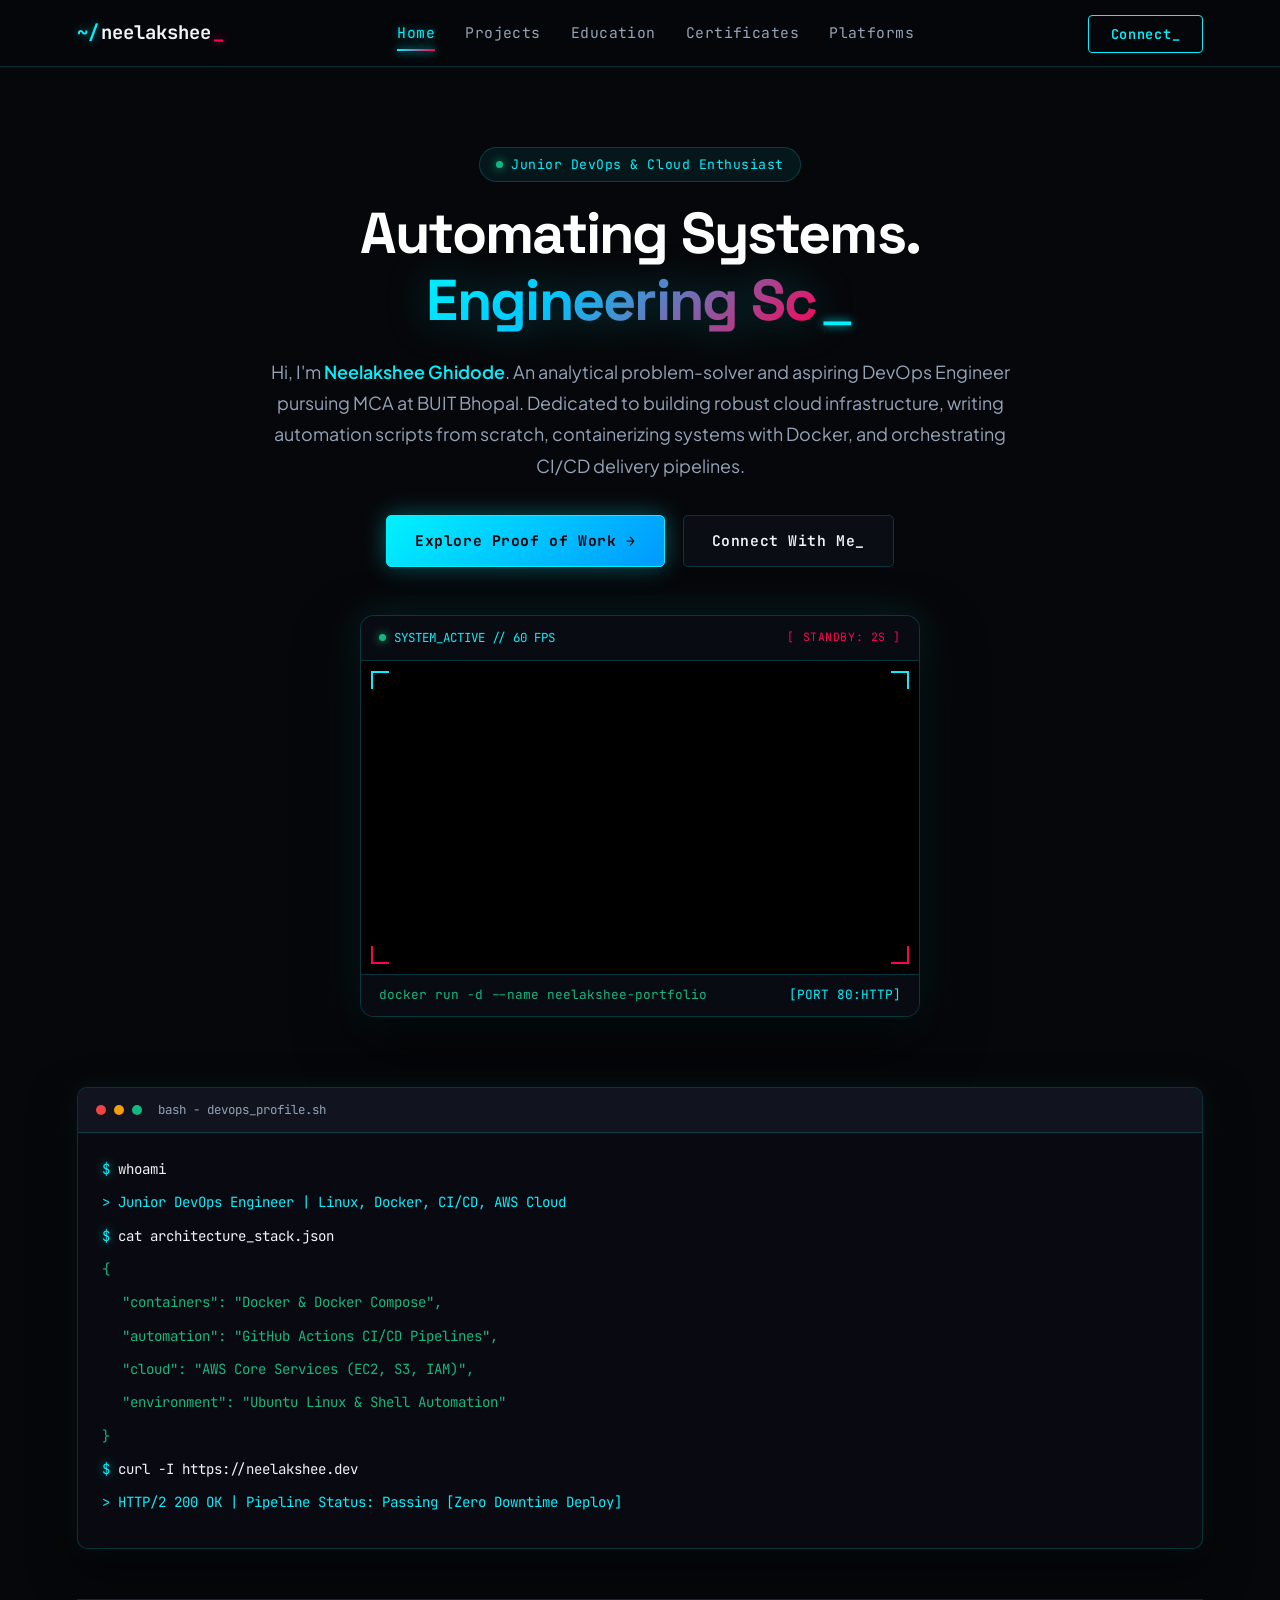
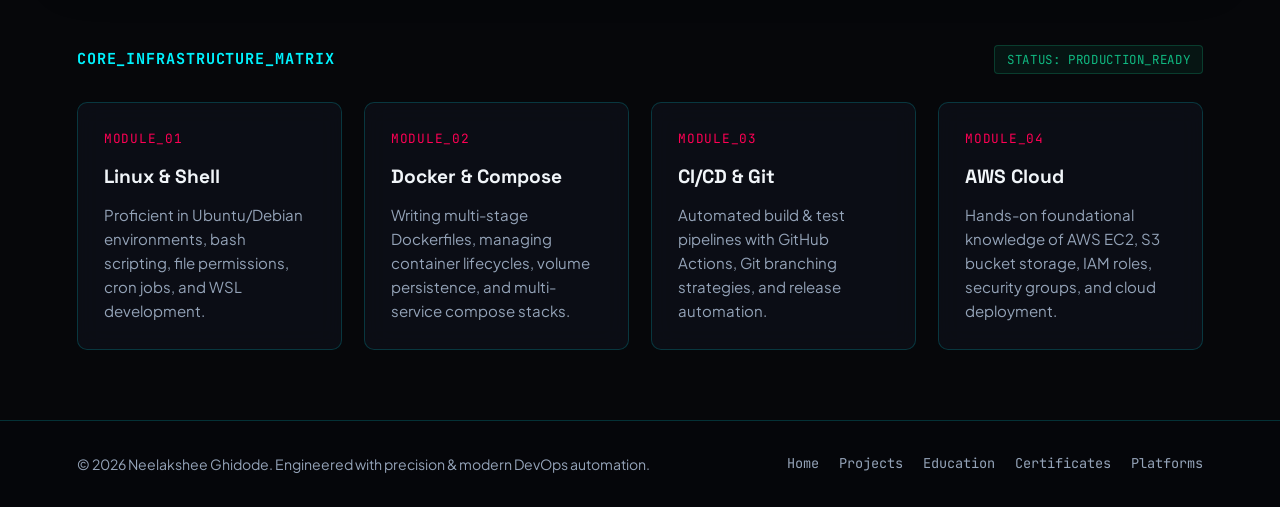
<file: index.html>
<!DOCTYPE html>
<html lang="en">
<head>
    <meta charset="UTF-8">
    <meta name="viewport" content="width=device-width, initial-scale=1.0">
    <title>Neelakshee Ghidode | Junior DevOps & Cloud Engineer</title>
    <!-- Fonts -->
    <link href="https://fonts.googleapis.com/css2?family=Plus+Jakarta+Sans:wght@400;500;600;700;800&family=JetBrains+Mono:wght@400;500;700&family=Space+Grotesk:wght@600;700;800&display=swap" rel="stylesheet">
    <link rel="stylesheet" href="style.css">
</head>
<body>

    <!-- Cyberpunk Navigation Bar -->
    <header class="navbar">
        <a href="index.html" class="logo">
            <span class="terminal-prompt">~/</span>neelakshee<span class="cursor">_</span>
        </a>
        <nav class="nav-links">
            <a href="index.html" class="active">Home</a>
            <a href="projects.html">Projects</a>
            <a href="education.html">Education</a>
            <a href="certificates.html">Certificates</a>
            <a href="platforms.html">Platforms</a>
        </nav>
        <div class="nav-action">
            <a href="platforms.html" class="cta-btn">Connect_</a>
        </div>
    </header>

    <!-- Main Container -->
    <main class="page-container">
        
        <!-- Hero Section: Clean Stacked Layout (Text Top, Video Box Bottom) -->
        <section class="hero-section">
            
            <!-- Top: Hero Text with Cyber Terminal Typewriter -->
            <div class="hero-content">
                <div class="page-tag">
                    <span class="pulse-dot"></span> Junior DevOps & Cloud Enthusiast
                </div>
                <h1 class="hero-title-typewriter" id="typewriter-title">
                    <span id="tw-line1">Automating Systems.</span><br>
                    <span class="gradient-text" id="tw-line2">Engineering Scale.</span><span class="type-cursor">_</span>
                </h1>
                <p class="hero-desc">
                    Hi, I'm <strong>Neelakshee Ghidode</strong>. An analytical problem-solver and aspiring DevOps Engineer pursuing MCA at BUIT Bhopal. Dedicated to building robust cloud infrastructure, writing automation scripts from scratch, containerizing systems with Docker, and orchestrating CI/CD delivery pipelines.
                </p>
                <div class="btn-group">
                    <a href="projects.html" class="primary-btn">Explore Proof of Work →</a>
                    <a href="platforms.html" class="secondary-btn">Connect With Me_</a>
                </div>
            </div>

            <!-- Bottom: Holographic Cyber HUD Video Box (Centered & Locked) -->
            <div class="hero-hud-card" id="hud-card" title="Click or tap to replay video">
                
                <!-- HUD Top Status Bar -->
                <div class="hud-status-bar">
                    <div class="hud-status-left">
                        <span class="pulse-dot"></span>
                        <span>SYSTEM_ACTIVE // 60 FPS</span>
                    </div>
                    <span class="hud-replay-hint" id="replay-hint">[ STANDBY: 2S ]</span>
                </div>

                <!-- HUD Video Wrapper -->
                <div class="hud-video-wrapper">
                    <span class="corner-tl"></span>
                    <span class="corner-tr"></span>
                    <span class="corner-bl"></span>
                    <span class="corner-br"></span>
                    
                    <video id="hero-vid" class="hud-video" muted playsinline preload="auto">
                        <source src="hero_video.mp4" type="video/mp4">
                        Your browser does not support the video tag.
                    </video>
                </div>

                <!-- HUD Bottom Info Bar -->
                <div class="hud-bottom-bar">
                    <span>docker run -d --name neelakshee-portfolio</span>
                    <span style="color: var(--neon-cyan);">[PORT 80:HTTP]</span>
                </div>

            </div>

        </section>

        <!-- Live Terminal Status Card -->
        <section class="terminal-section">
            <div class="hero-terminal-card">
                <div class="terminal-header">
                    <span class="terminal-dot dot-red"></span>
                    <span class="terminal-dot dot-yellow"></span>
                    <span class="terminal-dot dot-green"></span>
                    <span class="terminal-title">bash - devops_profile.sh</span>
                </div>
                <div class="terminal-body">
                    <p class="terminal-line"><span class="terminal-prompt">$</span> whoami</p>
                    <p class="terminal-line text-accent">&gt; Junior DevOps Engineer | Linux, Docker, CI/CD, AWS Cloud</p>
                    <p class="terminal-line"><span class="terminal-prompt">$</span> cat architecture_stack.json</p>
                    <p class="terminal-line text-green">{</p>
                    <p class="terminal-line text-green indent">"containers": "Docker &amp; Docker Compose",</p>
                    <p class="terminal-line text-green indent">"automation": "GitHub Actions CI/CD Pipelines",</p>
                    <p class="terminal-line text-green indent">"cloud": "AWS Core Services (EC2, S3, IAM)",</p>
                    <p class="terminal-line text-green indent">"environment": "Ubuntu Linux &amp; Shell Automation"</p>
                    <p class="terminal-line text-green">}</p>
                    <p class="terminal-line"><span class="terminal-prompt">$</span> curl -I https://neelakshee.dev</p>
                    <p class="terminal-line text-accent">&gt; HTTP/2 200 OK | Pipeline Status: Passing [Zero Downtime Deploy]</p>
                </div>
            </div>
        </section>

        <!-- Core Infrastructure Tech Stack -->
        <section class="tech-matrix">
            <div class="section-head">
                <h3>CORE_INFRASTRUCTURE_MATRIX</h3>
                <span class="status-badge">STATUS: PRODUCTION_READY</span>
            </div>
            <div class="grid-4">
                <div class="card">
                    <span class="card-num">MODULE_01</span>
                    <h4>Linux &amp; Shell</h4>
                    <p>Proficient in Ubuntu/Debian environments, bash scripting, file permissions, cron jobs, and WSL development.</p>
                </div>
                <div class="card">
                    <span class="card-num">MODULE_02</span>
                    <h4>Docker &amp; Compose</h4>
                    <p>Writing multi-stage Dockerfiles, managing container lifecycles, volume persistence, and multi-service compose stacks.</p>
                </div>
                <div class="card">
                    <span class="card-num">MODULE_03</span>
                    <h4>CI/CD &amp; Git</h4>
                    <p>Automated build &amp; test pipelines with GitHub Actions, Git branching strategies, and release automation.</p>
                </div>
                <div class="card">
                    <span class="card-num">MODULE_04</span>
                    <h4>AWS Cloud</h4>
                    <p>Hands-on foundational knowledge of AWS EC2, S3 bucket storage, IAM roles, security groups, and cloud deployment.</p>
                </div>
            </div>
        </section>

    </main>

    <!-- Cyber Footer -->
    <footer class="site-footer">
        <p>&copy; 2026 Neelakshee Ghidode. Engineered with precision &amp; modern DevOps automation.</p>
        <div class="footer-nav">
            <a href="index.html">Home</a>
            <a href="projects.html">Projects</a>
            <a href="education.html">Education</a>
            <a href="certificates.html">Certificates</a>
            <a href="platforms.html">Platforms</a>
        </div>
    </footer>

    <!-- Typewriter & Forward-Reverse HUD Video Controller -->
    <script>
        document.addEventListener('DOMContentLoaded', () => {
            // 1. Sleek Cyber Terminal Typewriter Effect
            const line1Text = "Automating Systems.";
            const line2Text = "Engineering Scale.";
            const line1El = document.getElementById('tw-line1');
            const line2El = document.getElementById('tw-line2');

            if (line1El && line2El) {
                line1El.textContent = "";
                line2El.textContent = "";

                let idx1 = 0;
                let idx2 = 0;
                const charSpeed = 45;

                function typeLine1() {
                    if (idx1 < line1Text.length) {
                        line1El.textContent += line1Text.charAt(idx1);
                        idx1++;
                        setTimeout(typeLine1, charSpeed);
                    } else {
                        setTimeout(typeLine2, 160);
                    }
                }

                function typeLine2() {
                    if (idx2 < line2Text.length) {
                        line2El.textContent += line2Text.charAt(idx2);
                        idx2++;
                        setTimeout(typeLine2, charSpeed);
                    }
                }

                setTimeout(typeLine1, 200);
            }

            // 2. Holographic HUD Video: 2s Delay + Forward-Then-Reverse Playback
            const heroVid = document.getElementById('hero-vid');
            const hudCard = document.getElementById('hud-card');
            const replayHint = document.getElementById('replay-hint');

            if (heroVid) {
                heroVid.loop = false;
                let isReversing = false;
                let reverseTimer = null;

                function stopReverse() {
                    if (reverseTimer) {
                        clearInterval(reverseTimer);
                        reverseTimer = null;
                    }
                    isReversing = false;
                }

                function startReverse() {
                    if (isReversing) return;
                    isReversing = true;
                    heroVid.pause();
                    if (replayHint) replayHint.textContent = '[ REWINDING ↺ ]';

                    const fps = 25;
                    const step = 1 / fps;
                    const intervalMs = 1000 / fps;

                    reverseTimer = setInterval(() => {
                        if (heroVid.currentTime > 0.06) {
                            heroVid.currentTime = Math.max(0, heroVid.currentTime - step);
                        } else {
                            heroVid.currentTime = 0;
                            heroVid.pause();
                            stopReverse();
                            if (replayHint) replayHint.textContent = '[ TAP TO REPLAY ↺ ]';
                        }
                    }, intervalMs);
                }

                heroVid.addEventListener('timeupdate', () => {
                    if (!isReversing && heroVid.duration > 0 && heroVid.currentTime >= heroVid.duration - 0.08) {
                        startReverse();
                    }
                });

                heroVid.addEventListener('ended', () => {
                    if (!isReversing) startReverse();
                });

                setTimeout(() => {
                    heroVid.currentTime = 0;
                    heroVid.play().then(() => {
                        if (replayHint) replayHint.textContent = '[ PLAYING... ]';
                    }).catch(() => {
                        if (replayHint) replayHint.textContent = '[ TAP TO PLAY ]';
                    });
                }, 2000);

                if (hudCard) {
                    hudCard.addEventListener('click', () => {
                        stopReverse();
                        heroVid.currentTime = 0;
                        heroVid.play().then(() => {
                            if (replayHint) replayHint.textContent = '[ PLAYING... ]';
                        }).catch(err => console.log('Playback error:', err));
                    });
                }

                heroVid.addEventListener('play', () => {
                    if (!isReversing && replayHint) {
                        replayHint.textContent = '[ PLAYING... ]';
                    }
                });
            }
        });
    </script>

</body>
</html>
</file>
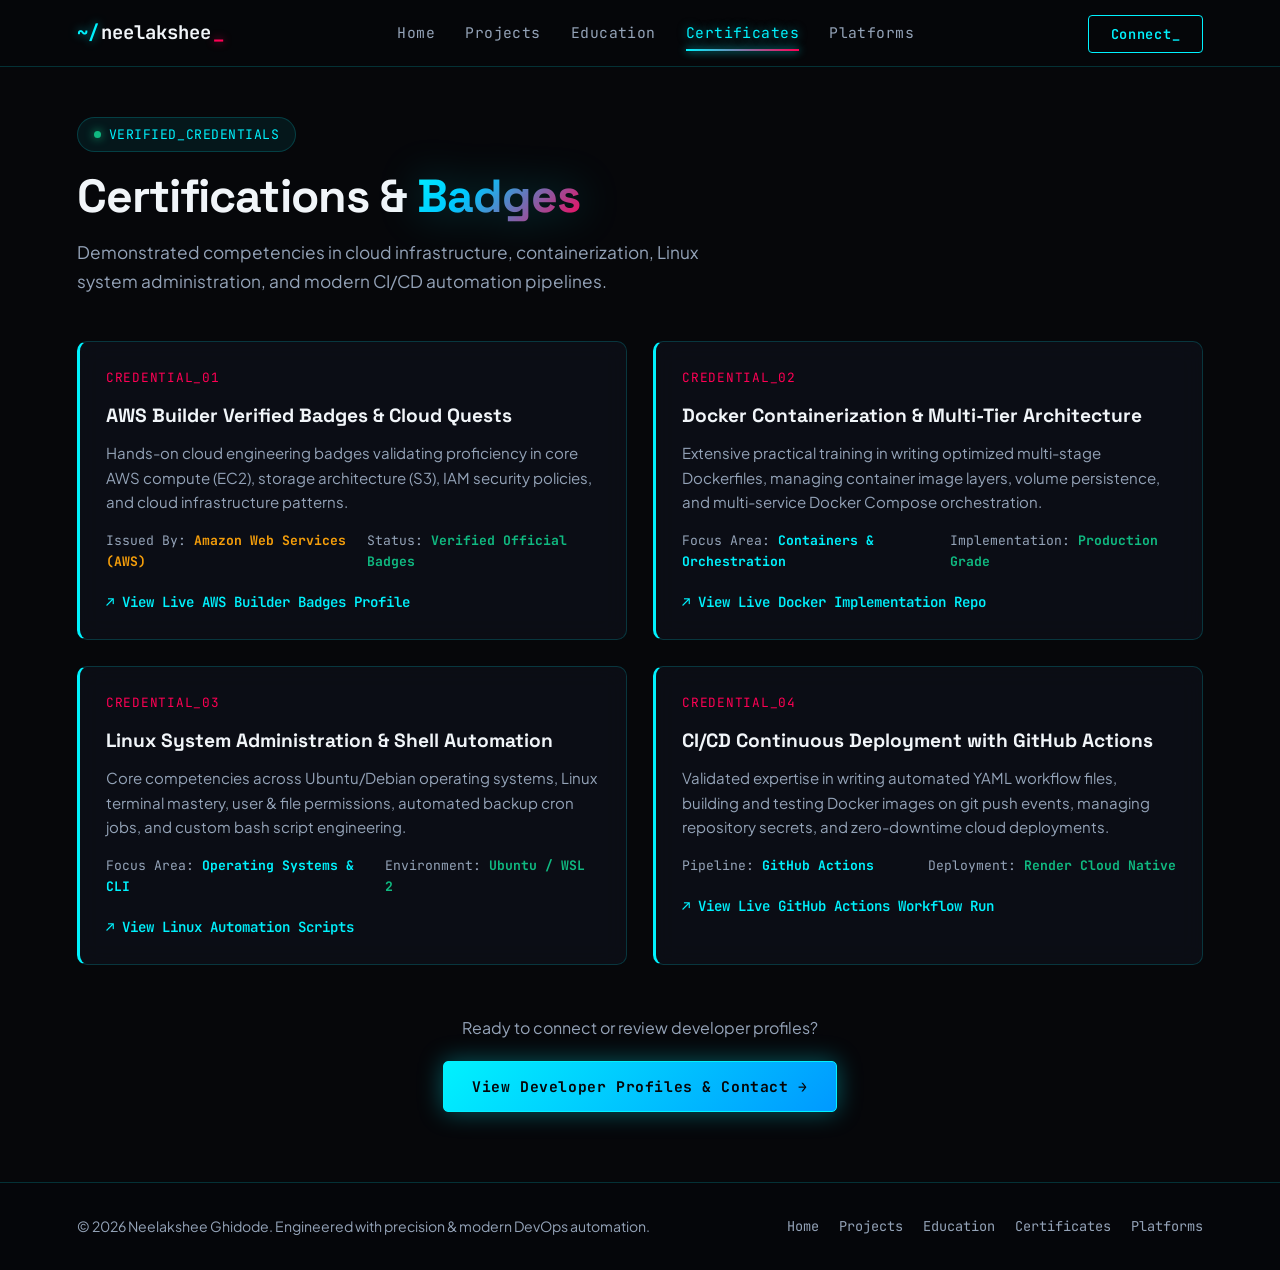
<file: certificates.html>
<!DOCTYPE html>
<html lang="en">
<head>
    <meta charset="UTF-8">
    <meta name="viewport" content="width=device-width, initial-scale=1.0">
    <title>Certifications & Badges | Neelakshee Ghidode</title>
    <!-- Fonts -->
    <link href="https://fonts.googleapis.com/css2?family=Plus+Jakarta+Sans:wght@400;500;600;700;800&family=JetBrains+Mono:wght@400;500;700&family=Space+Grotesk:wght@600;700&display=swap" rel="stylesheet">
    <link rel="stylesheet" href="style.css">
</head>
<body>

    <!-- Cyberpunk Navigation Bar -->
    <header class="navbar">
        <a href="index.html" class="logo">
            <span class="terminal-prompt">~/</span>neelakshee<span class="cursor">_</span>
        </a>
        <nav class="nav-links">
            <a href="index.html">Home</a>
            <a href="projects.html">Projects</a>
            <a href="education.html">Education</a>
            <a href="certificates.html" class="active">Certificates</a>
            <a href="platforms.html">Platforms</a>
        </nav>
        <div class="nav-action">
            <a href="platforms.html" class="cta-btn">Connect_</a>
        </div>
    </header>

    <!-- Main Container -->
    <main class="page-container">
        
        <header class="page-header">
            <div class="page-tag">
                <span class="pulse-dot"></span> VERIFIED_CREDENTIALS
            </div>
            <h1 class="page-title">Certifications & <span class="gradient-text">Badges</span></h1>
            <p class="page-subtitle">
                Demonstrated competencies in cloud infrastructure, containerization, Linux system administration, and modern CI/CD automation pipelines.
            </p>
        </header>

        <!-- Certificates Grid -->
        <div class="grid-2">
            
            <!-- Certificate 1: AWS Builder Badges -->
            <div class="card cert-card">
                <span class="card-num">CREDENTIAL_01</span>
                <h4>AWS Builder Verified Badges & Cloud Quests</h4>
                <p style="margin-top: 10px; color: var(--text-muted); font-size: 0.94rem;">
                    Hands-on cloud engineering badges validating proficiency in core AWS compute (EC2), storage architecture (S3), IAM security policies, and cloud infrastructure patterns.
                </p>
                <div class="cert-meta">
                    <span>Issued By: <strong style="color: var(--neon-amber);">Amazon Web Services (AWS)</strong></span>
                    <span>Status: <strong style="color: var(--neon-green);">Verified Official Badges</strong></span>
                </div>
                <div style="margin-top: 16px;">
                    <a href="https://builder.aws.com/profile?tab=badges" target="_blank" style="color: var(--neon-cyan); font-family: var(--font-mono); font-size: 0.88rem; text-decoration: none; font-weight: 600;">
                        ↗ View Live AWS Builder Badges Profile
                    </a>
                </div>
            </div>

            <!-- Certificate 2: Docker & Containerization -->
            <div class="card cert-card">
                <span class="card-num">CREDENTIAL_02</span>
                <h4>Docker Containerization & Multi-Tier Architecture</h4>
                <p style="margin-top: 10px; color: var(--text-muted); font-size: 0.94rem;">
                    Extensive practical training in writing optimized multi-stage Dockerfiles, managing container image layers, volume persistence, and multi-service Docker Compose orchestration.
                </p>
                <div class="cert-meta">
                    <span>Focus Area: <strong style="color: var(--neon-cyan);">Containers & Orchestration</strong></span>
                    <span>Implementation: <strong style="color: var(--neon-green);">Production Grade</strong></span>
                </div>
                <div style="margin-top: 16px;">
                    <a href="https://github.com/neelakshighidode/Portfolio" target="_blank" style="color: var(--neon-cyan); font-family: var(--font-mono); font-size: 0.88rem; text-decoration: none; font-weight: 600;">
                        ↗ View Live Docker Implementation Repo
                    </a>
                </div>
            </div>

            <!-- Certificate 3: Linux System Administration -->
            <div class="card cert-card">
                <span class="card-num">CREDENTIAL_03</span>
                <h4>Linux System Administration & Shell Automation</h4>
                <p style="margin-top: 10px; color: var(--text-muted); font-size: 0.94rem;">
                    Core competencies across Ubuntu/Debian operating systems, Linux terminal mastery, user & file permissions, automated backup cron jobs, and custom bash script engineering.
                </p>
                <div class="cert-meta">
                    <span>Focus Area: <strong style="color: var(--neon-cyan);">Operating Systems & CLI</strong></span>
                    <span>Environment: <strong style="color: var(--neon-green);">Ubuntu / WSL 2</strong></span>
                </div>
                <div style="margin-top: 16px;">
                    <a href="https://github.com/neelakshighidode" target="_blank" style="color: var(--neon-cyan); font-family: var(--font-mono); font-size: 0.88rem; text-decoration: none; font-weight: 600;">
                        ↗ View Linux Automation Scripts
                    </a>
                </div>
            </div>

            <!-- Certificate 4: GitHub Actions CI/CD -->
            <div class="card cert-card">
                <span class="card-num">CREDENTIAL_04</span>
                <h4>CI/CD Continuous Deployment with GitHub Actions</h4>
                <p style="margin-top: 10px; color: var(--text-muted); font-size: 0.94rem;">
                    Validated expertise in writing automated YAML workflow files, building and testing Docker images on git push events, managing repository secrets, and zero-downtime cloud deployments.
                </p>
                <div class="cert-meta">
                    <span>Pipeline: <strong style="color: var(--neon-cyan);">GitHub Actions</strong></span>
                    <span>Deployment: <strong style="color: var(--neon-green);">Render Cloud Native</strong></span>
                </div>
                <div style="margin-top: 16px;">
                    <a href="https://github.com/neelakshighidode/Portfolio/actions" target="_blank" style="color: var(--neon-cyan); font-family: var(--font-mono); font-size: 0.88rem; text-decoration: none; font-weight: 600;">
                        ↗ View Live GitHub Actions Workflow Run
                    </a>
                </div>
            </div>

        </div>

        <!-- Navigation Action -->
        <div style="margin-top: 50px; text-align: center;">
            <p style="color: var(--text-muted); margin-bottom: 20px;">Ready to connect or review developer profiles?</p>
            <a href="platforms.html" class="primary-btn">View Developer Profiles & Contact →</a>
        </div>

    </main>

    <!-- Cyber Footer -->
    <footer class="site-footer">
        <p>© 2026 Neelakshee Ghidode. Engineered with precision & modern DevOps automation.</p>
        <div class="footer-nav">
            <a href="index.html">Home</a>
            <a href="projects.html">Projects</a>
            <a href="education.html">Education</a>
            <a href="certificates.html">Certificates</a>
            <a href="platforms.html">Platforms</a>
        </div>
    </footer>

</body>
</html>
</file>
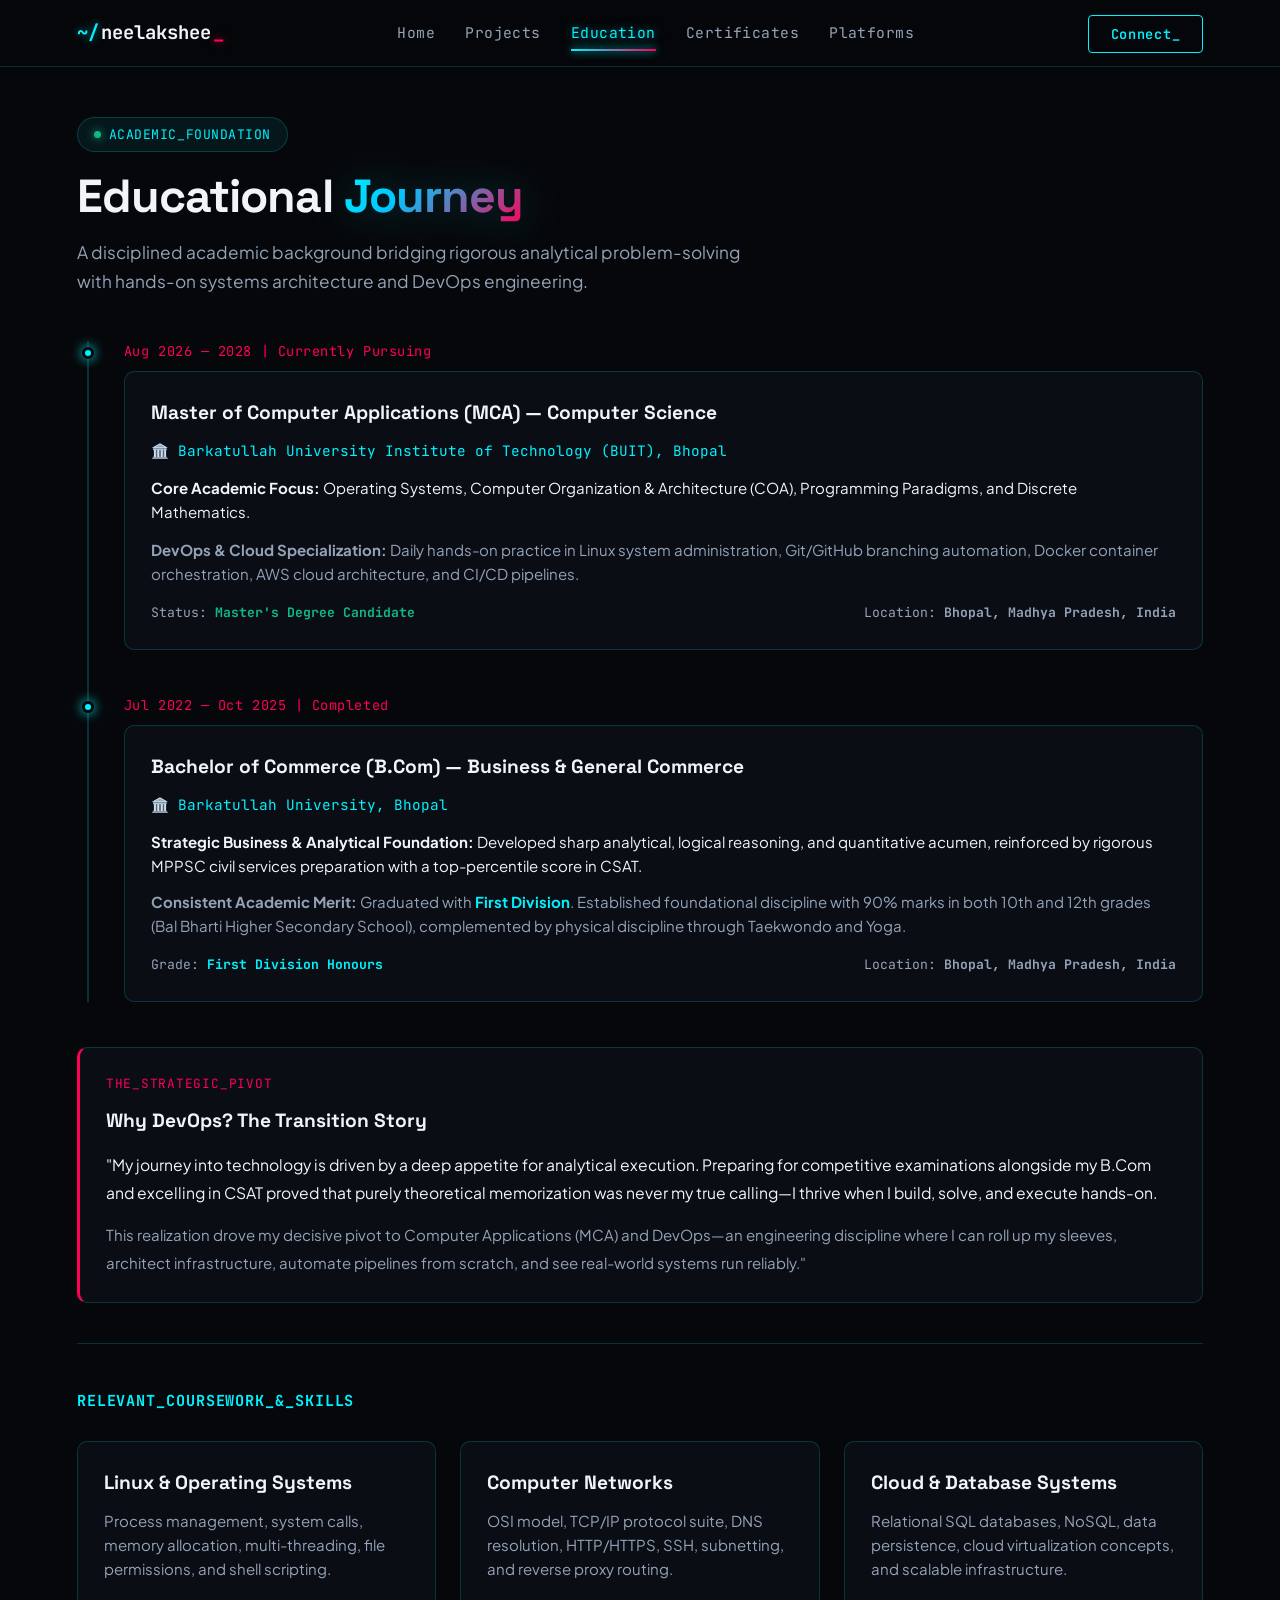
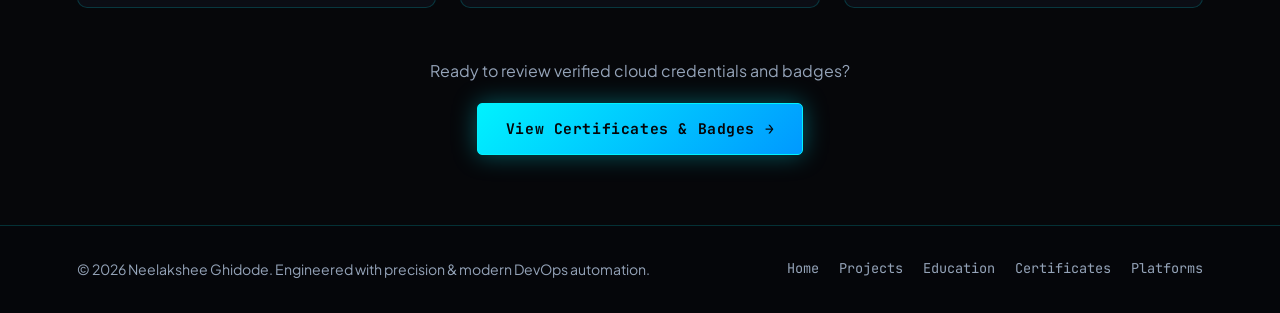
<file: education.html>
<!DOCTYPE html>
<html lang="en">
<head>
    <meta charset="UTF-8">
    <meta name="viewport" content="width=device-width, initial-scale=1.0">
    <title>Academic Education | Neelakshee Ghidode</title>
    <!-- Fonts -->
    <link href="https://fonts.googleapis.com/css2?family=Plus+Jakarta+Sans:wght@400;500;600;700;800&family=JetBrains+Mono:wght@400;500;700&family=Space+Grotesk:wght@600;700&display=swap" rel="stylesheet">
    <link rel="stylesheet" href="style.css">
</head>
<body>

    <!-- Cyberpunk Navigation Bar -->
    <header class="navbar">
        <a href="index.html" class="logo">
            <span class="terminal-prompt">~/</span>neelakshee<span class="cursor">_</span>
        </a>
        <nav class="nav-links">
            <a href="index.html">Home</a>
            <a href="projects.html">Projects</a>
            <a href="education.html" class="active">Education</a>
            <a href="certificates.html">Certificates</a>
            <a href="platforms.html">Platforms</a>
        </nav>
        <div class="nav-action">
            <a href="platforms.html" class="cta-btn">Connect_</a>
        </div>
    </header>

    <!-- Main Container -->
    <main class="page-container">
        
        <header class="page-header">
            <div class="page-tag">
                <span class="pulse-dot"></span> ACADEMIC_FOUNDATION
            </div>
            <h1 class="page-title">Educational <span class="gradient-text">Journey</span></h1>
            <p class="page-subtitle">
                A disciplined academic background bridging rigorous analytical problem-solving with hands-on systems architecture and DevOps engineering.
            </p>
        </header>

        <!-- Education Timeline -->
        <div class="timeline">
            
            <!-- MCA Degree -->
            <div class="timeline-item">
                <div class="timeline-dot"></div>
                <div class="timeline-year">Aug 2026 — 2028 | Currently Pursuing</div>
                <div class="card">
                    <h4>Master of Computer Applications (MCA) — Computer Science</h4>
                    <p style="color: var(--neon-cyan); font-family: var(--font-mono); font-size: 0.9rem; margin-bottom: 14px;">
                        🏛️ Barkatullah University Institute of Technology (BUIT), Bhopal
                    </p>
                    <p style="margin-bottom: 14px; color: var(--text-primary);">
                        <strong>Core Academic Focus:</strong> Operating Systems, Computer Organization & Architecture (COA), Programming Paradigms, and Discrete Mathematics.
                    </p>
                    <p style="margin-bottom: 16px; color: var(--text-muted); font-size: 0.94rem;">
                        <strong>DevOps & Cloud Specialization:</strong> Daily hands-on practice in Linux system administration, Git/GitHub branching automation, Docker container orchestration, AWS cloud architecture, and CI/CD pipelines.
                    </p>
                    <div class="cert-meta">
                        <span>Status: <strong style="color: var(--neon-green);">Master's Degree Candidate</strong></span>
                        <span>Location: <strong>Bhopal, Madhya Pradesh, India</strong></span>
                    </div>
                </div>
            </div>

            <!-- Bachelor's Degree -->
            <div class="timeline-item">
                <div class="timeline-dot"></div>
                <div class="timeline-year">Jul 2022 — Oct 2025 | Completed</div>
                <div class="card">
                    <h4>Bachelor of Commerce (B.Com) — Business & General Commerce</h4>
                    <p style="color: var(--neon-cyan); font-family: var(--font-mono); font-size: 0.9rem; margin-bottom: 14px;">
                        🏛️ Barkatullah University, Bhopal
                    </p>
                    <p style="margin-bottom: 12px; color: var(--text-primary);">
                        <strong>Strategic Business & Analytical Foundation:</strong> Developed sharp analytical, logical reasoning, and quantitative acumen, reinforced by rigorous MPPSC civil services preparation with a top-percentile score in CSAT.
                    </p>
                    <p style="margin-bottom: 16px; color: var(--text-muted); font-size: 0.94rem;">
                        <strong>Consistent Academic Merit:</strong> Graduated with <strong style="color: var(--neon-cyan);">First Division</strong>. Established foundational discipline with 90% marks in both 10th and 12th grades (Bal Bharti Higher Secondary School), complemented by physical discipline through Taekwondo and Yoga.
                    </p>
                    <div class="cert-meta">
                        <span>Grade: <strong style="color: var(--neon-cyan);">First Division Honours</strong></span>
                        <span>Location: <strong>Bhopal, Madhya Pradesh, India</strong></span>
                    </div>
                </div>
            </div>

        </div>

        <!-- The Transition Story Section -->
        <section style="margin-top: 40px;">
            <div class="card" style="border-left: 3px solid var(--neon-pink);">
                <span class="card-num">THE_STRATEGIC_PIVOT</span>
                <h4 style="margin-bottom: 14px;">Why DevOps? The Transition Story</h4>
                <p style="color: var(--text-primary); font-size: 0.98rem; line-height: 1.8; margin-bottom: 14px;">
                    "My journey into technology is driven by a deep appetite for analytical execution. Preparing for competitive examinations alongside my B.Com and excelling in CSAT proved that purely theoretical memorization was never my true calling—I thrive when I build, solve, and execute hands-on.
                </p>
                <p style="color: var(--text-muted); font-size: 0.94rem; line-height: 1.8;">
                    This realization drove my decisive pivot to Computer Applications (MCA) and DevOps—an engineering discipline where I can roll up my sleeves, architect infrastructure, automate pipelines from scratch, and see real-world systems run reliably."
                </p>
            </div>
        </section>

        <!-- Relevant Core Competencies -->
        <section class="tech-matrix" style="margin-top: 40px;">
            <div class="section-head">
                <h3>RELEVANT_COURSEWORK_&_SKILLS</h3>
            </div>
            <div class="grid-3">
                <div class="card">
                    <h4>Linux & Operating Systems</h4>
                    <p>Process management, system calls, memory allocation, multi-threading, file permissions, and shell scripting.</p>
                </div>
                <div class="card">
                    <h4>Computer Networks</h4>
                    <p>OSI model, TCP/IP protocol suite, DNS resolution, HTTP/HTTPS, SSH, subnetting, and reverse proxy routing.</p>
                </div>
                <div class="card">
                    <h4>Cloud & Database Systems</h4>
                    <p>Relational SQL databases, NoSQL, data persistence, cloud virtualization concepts, and scalable infrastructure.</p>
                </div>
            </div>
        </section>

        <!-- Navigation Action -->
        <div style="margin-top: 50px; text-align: center;">
            <p style="color: var(--text-muted); margin-bottom: 20px;">Ready to review verified cloud credentials and badges?</p>
            <a href="certificates.html" class="primary-btn">View Certificates & Badges →</a>
        </div>

    </main>

    <!-- Cyber Footer -->
    <footer class="site-footer">
        <p>© 2026 Neelakshee Ghidode. Engineered with precision & modern DevOps automation.</p>
        <div class="footer-nav">
            <a href="index.html">Home</a>
            <a href="projects.html">Projects</a>
            <a href="education.html">Education</a>
            <a href="certificates.html">Certificates</a>
            <a href="platforms.html">Platforms</a>
        </div>
    </footer>

</body>
</html>
</file>
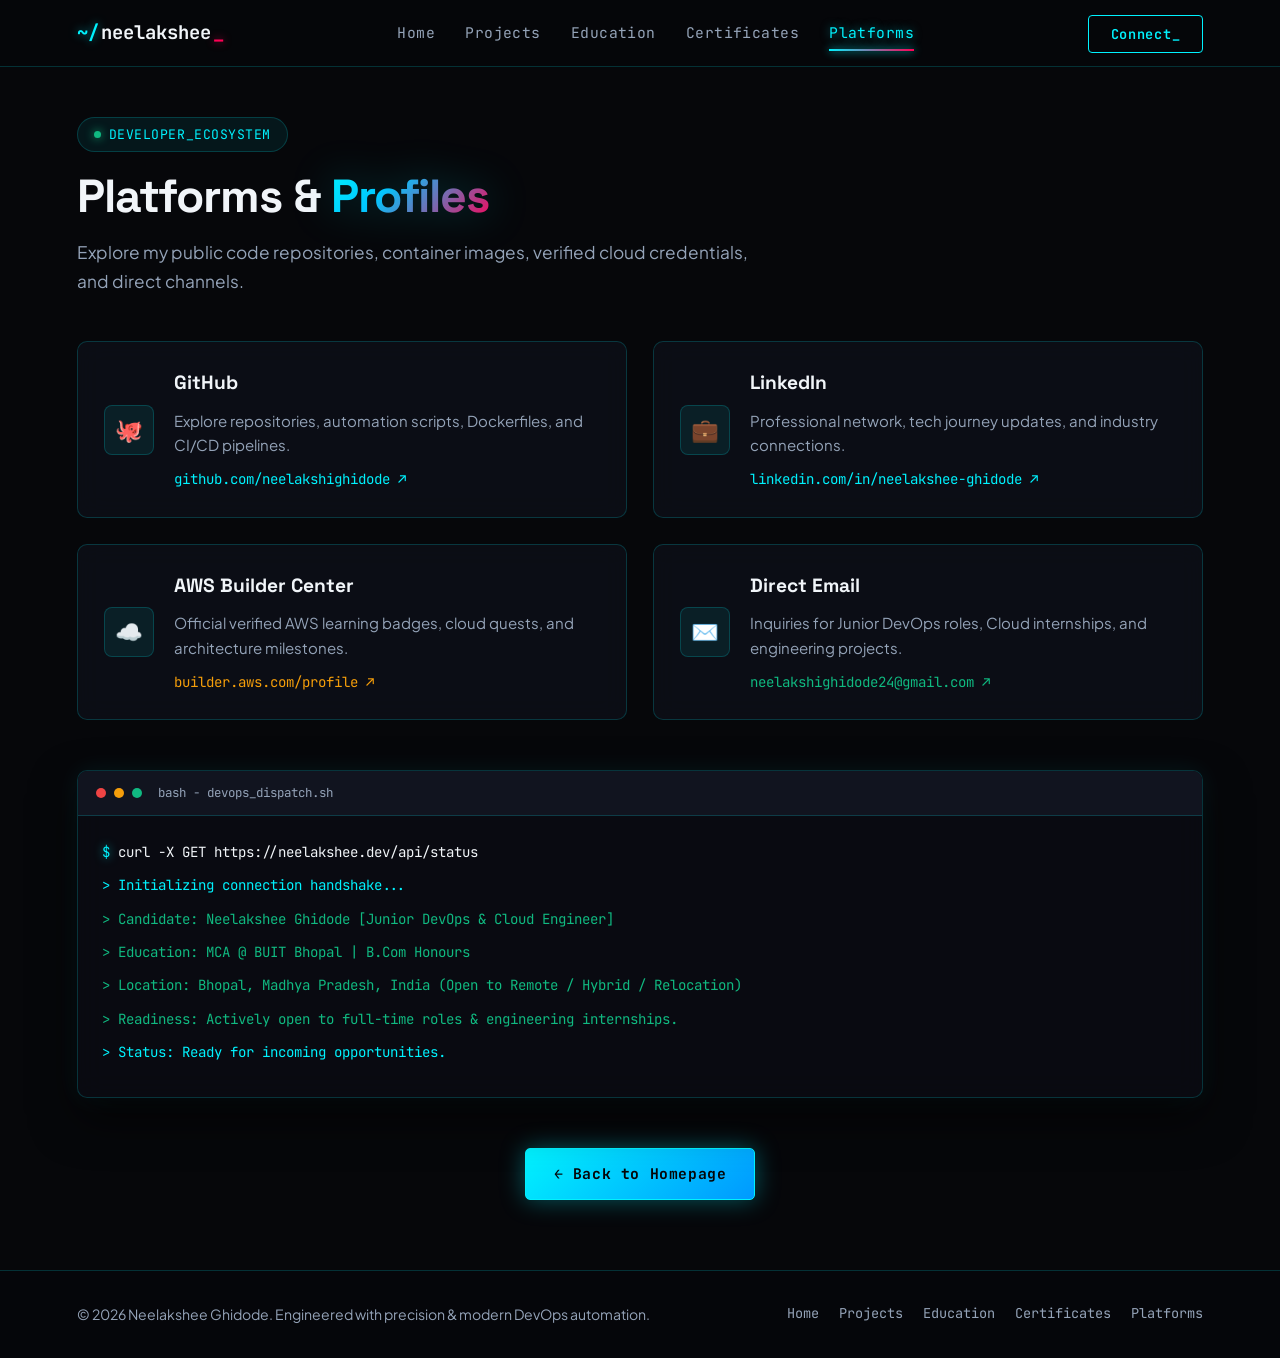
<file: platforms.html>
<!DOCTYPE html>
<html lang="en">
<head>
    <meta charset="UTF-8">
    <meta name="viewport" content="width=device-width, initial-scale=1.0">
    <title>Platforms & Connect | Neelakshee Ghidode</title>
    <!-- Fonts -->
    <link href="https://fonts.googleapis.com/css2?family=Plus+Jakarta+Sans:wght@400;500;600;700;800&family=JetBrains+Mono:wght@400;500;700&family=Space+Grotesk:wght@600;700&display=swap" rel="stylesheet">
    <link rel="stylesheet" href="style.css">
</head>
<body>

    <!-- Cyberpunk Navigation Bar -->
    <header class="navbar">
        <a href="index.html" class="logo">
            <span class="terminal-prompt">~/</span>neelakshee<span class="cursor">_</span>
        </a>
        <nav class="nav-links">
            <a href="index.html">Home</a>
            <a href="projects.html">Projects</a>
            <a href="education.html">Education</a>
            <a href="certificates.html">Certificates</a>
            <a href="platforms.html" class="active">Platforms</a>
        </nav>
        <div class="nav-action">
            <a href="platforms.html" class="cta-btn">Connect_</a>
        </div>
    </header>

    <!-- Main Container -->
    <main class="page-container">
        
        <header class="page-header">
            <div class="page-tag">
                <span class="pulse-dot"></span> DEVELOPER_ECOSYSTEM
            </div>
            <h1 class="page-title">Platforms & <span class="gradient-text">Profiles</span></h1>
            <p class="page-subtitle">
                Explore my public code repositories, container images, verified cloud credentials, and direct channels.
            </p>
        </header>

        <!-- Platforms Grid -->
        <div class="grid-2">
            
            <!-- GitHub -->
            <a href="https://github.com/neelakshighidode" target="_blank" class="card platform-card">
                <div class="platform-icon">🐙</div>
                <div>
                    <h4>GitHub</h4>
                    <p style="margin: 4px 0 8px;">Explore repositories, automation scripts, Dockerfiles, and CI/CD pipelines.</p>
                    <span style="color: var(--neon-cyan); font-family: var(--font-mono); font-size: 0.88rem;">
                        github.com/neelakshighidode ↗
                    </span>
                </div>
            </a>

            <!-- LinkedIn -->
            <a href="https://www.linkedin.com/in/neelakshee-ghidode-a85009407/" target="_blank" class="card platform-card">
                <div class="platform-icon">💼</div>
                <div>
                    <h4>LinkedIn</h4>
                    <p style="margin: 4px 0 8px;">Professional network, tech journey updates, and industry connections.</p>
                    <span style="color: var(--neon-cyan); font-family: var(--font-mono); font-size: 0.88rem;">
                        linkedin.com/in/neelakshee-ghidode ↗
                    </span>
                </div>
            </a>

            <!-- AWS Builder Center Profile -->
            <a href="https://builder.aws.com/profile?tab=badges" target="_blank" class="card platform-card">
                <div class="platform-icon">☁️</div>
                <div>
                    <h4>AWS Builder Center</h4>
                    <p style="margin: 4px 0 8px;">Official verified AWS learning badges, cloud quests, and architecture milestones.</p>
                    <span style="color: var(--neon-amber); font-family: var(--font-mono); font-size: 0.88rem;">
                        builder.aws.com/profile ↗
                    </span>
                </div>
            </a>

            <!-- Direct Email -->
            <a href="mailto:neelakshighidode24@gmail.com" class="card platform-card">
                <div class="platform-icon">✉️</div>
                <div>
                    <h4>Direct Email</h4>
                    <p style="margin: 4px 0 8px;">Inquiries for Junior DevOps roles, Cloud internships, and engineering projects.</p>
                    <span style="color: var(--neon-green); font-family: var(--font-mono); font-size: 0.88rem;">
                        neelakshighidode24@gmail.com ↗
                    </span>
                </div>
            </a>

        </div>

        <!-- Terminal Quick Contact Card -->
        <section style="margin-top: 50px;">
            <div class="hero-terminal-card">
                <div class="terminal-header">
                    <span class="terminal-dot dot-red"></span>
                    <span class="terminal-dot dot-yellow"></span>
                    <span class="terminal-dot dot-green"></span>
                    <span style="margin-left: 8px; font-family: var(--font-mono); font-size: 0.78rem; color: var(--text-muted);">bash - devops_dispatch.sh</span>
                </div>
                <div class="terminal-body">
                    <p class="terminal-line"><span class="terminal-prompt">$</span> curl -X GET https://neelakshee.dev/api/status</p>
                    <p class="terminal-line text-accent">> Initializing connection handshake...</p>
                    <p class="terminal-line text-green">> Candidate: Neelakshee Ghidode [Junior DevOps & Cloud Engineer]</p>
                    <p class="terminal-line text-green">> Education: MCA @ BUIT Bhopal | B.Com Honours</p>
                    <p class="terminal-line text-green">> Location: Bhopal, Madhya Pradesh, India (Open to Remote / Hybrid / Relocation)</p>
                    <p class="terminal-line text-green">> Readiness: Actively open to full-time roles & engineering internships.</p>
                    <p class="terminal-line text-accent">> Status: Ready for incoming opportunities.</p>
                </div>
            </div>
        </section>

        <!-- Back to Home -->
        <div style="margin-top: 50px; text-align: center;">
            <a href="index.html" class="primary-btn">← Back to Homepage</a>
        </div>

    </main>

    <!-- Cyber Footer -->
    <footer class="site-footer">
        <p>© 2026 Neelakshee Ghidode. Engineered with precision & modern DevOps automation.</p>
        <div class="footer-nav">
            <a href="index.html">Home</a>
            <a href="projects.html">Projects</a>
            <a href="education.html">Education</a>
            <a href="certificates.html">Certificates</a>
            <a href="platforms.html">Platforms</a>
        </div>
    </footer>

</body>
</html>
</file>
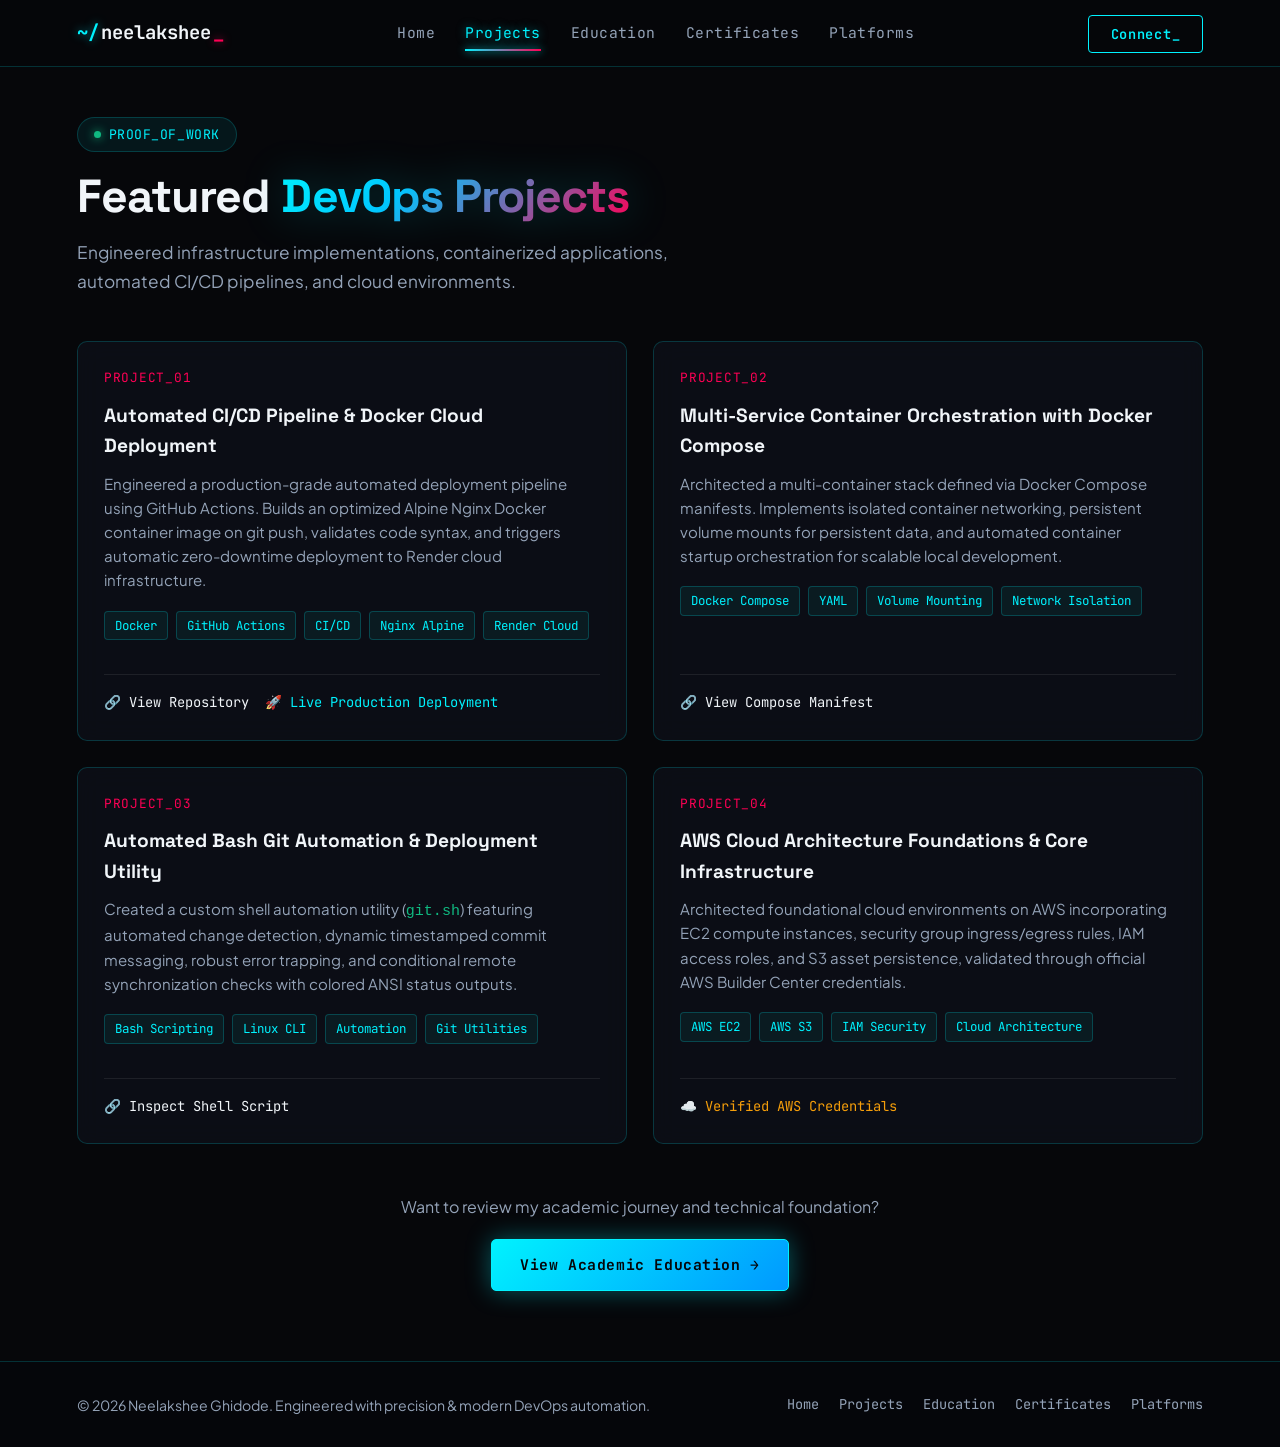
<file: projects.html>
<!DOCTYPE html>
<html lang="en">
<head>
    <meta charset="UTF-8">
    <meta name="viewport" content="width=device-width, initial-scale=1.0">
    <title>Proof of Work | DevOps & Cloud Projects</title>
    <!-- Fonts -->
    <link href="https://fonts.googleapis.com/css2?family=Plus+Jakarta+Sans:wght@400;500;600;700;800&family=JetBrains+Mono:wght@400;500;700&family=Space+Grotesk:wght@600;700&display=swap" rel="stylesheet">
    <link rel="stylesheet" href="style.css">
</head>
<body>

    <!-- Cyberpunk Navigation Bar -->
    <header class="navbar">
        <a href="index.html" class="logo">
            <span class="terminal-prompt">~/</span>neelakshee<span class="cursor">_</span>
        </a>
        <nav class="nav-links">
            <a href="index.html">Home</a>
            <a href="projects.html" class="active">Projects</a>
            <a href="education.html">Education</a>
            <a href="certificates.html">Certificates</a>
            <a href="platforms.html">Platforms</a>
        </nav>
        <div class="nav-action">
            <a href="platforms.html" class="cta-btn">Connect_</a>
        </div>
    </header>

    <!-- Main Container -->
    <main class="page-container">
        
        <header class="page-header">
            <div class="page-tag">
                <span class="pulse-dot"></span> PROOF_OF_WORK
            </div>
            <h1 class="page-title">Featured <span class="gradient-text">DevOps Projects</span></h1>
            <p class="page-subtitle">
                Engineered infrastructure implementations, containerized applications, automated CI/CD pipelines, and cloud environments.
            </p>
        </header>

        <!-- Projects Grid -->
        <div class="grid-2">
            
            <!-- Project 1 -->
            <div class="card project-card">
                <div>
                    <span class="card-num">PROJECT_01</span>
                    <h4>Automated CI/CD Pipeline & Docker Cloud Deployment</h4>
                    <p style="color: var(--text-muted); font-size: 0.94rem;">
                        Engineered a production-grade automated deployment pipeline using GitHub Actions. Builds an optimized Alpine Nginx Docker container image on git push, validates code syntax, and triggers automatic zero-downtime deployment to Render cloud infrastructure.
                    </p>
                    <div class="project-tags">
                        <span class="tech-pill">Docker</span>
                        <span class="tech-pill">GitHub Actions</span>
                        <span class="tech-pill">CI/CD</span>
                        <span class="tech-pill">Nginx Alpine</span>
                        <span class="tech-pill">Render Cloud</span>
                    </div>
                </div>
                <div class="project-links">
                    <a href="https://github.com/neelakshighidode/Portfolio" target="_blank">🔗 View Repository</a>
                    <a href="https://neelakshee-devops-portfolio.onrender.com" target="_blank" style="color: var(--neon-cyan);">🚀 Live Production Deployment</a>
                </div>
            </div>

            <!-- Project 2 -->
            <div class="card project-card">
                <div>
                    <span class="card-num">PROJECT_02</span>
                    <h4>Multi-Service Container Orchestration with Docker Compose</h4>
                    <p style="color: var(--text-muted); font-size: 0.94rem;">
                        Architected a multi-container stack defined via Docker Compose manifests. Implements isolated container networking, persistent volume mounts for persistent data, and automated container startup orchestration for scalable local development.
                    </p>
                    <div class="project-tags">
                        <span class="tech-pill">Docker Compose</span>
                        <span class="tech-pill">YAML</span>
                        <span class="tech-pill">Volume Mounting</span>
                        <span class="tech-pill">Network Isolation</span>
                    </div>
                </div>
                <div class="project-links">
                    <a href="https://github.com/neelakshighidode/Portfolio" target="_blank">🔗 View Compose Manifest</a>
                </div>
            </div>

            <!-- Project 3 -->
            <div class="card project-card">
                <div>
                    <span class="card-num">PROJECT_03</span>
                    <h4>Automated Bash Git Automation & Deployment Utility</h4>
                    <p style="color: var(--text-muted); font-size: 0.94rem;">
                        Created a custom shell automation utility (<code style="color: var(--neon-green);">git.sh</code>) featuring automated change detection, dynamic timestamped commit messaging, robust error trapping, and conditional remote synchronization checks with colored ANSI status outputs.
                    </p>
                    <div class="project-tags">
                        <span class="tech-pill">Bash Scripting</span>
                        <span class="tech-pill">Linux CLI</span>
                        <span class="tech-pill">Automation</span>
                        <span class="tech-pill">Git Utilities</span>
                    </div>
                </div>
                <div class="project-links">
                    <a href="https://github.com/neelakshighidode/Portfolio/blob/main/git.sh" target="_blank">🔗 Inspect Shell Script</a>
                </div>
            </div>

            <!-- Project 4 -->
            <div class="card project-card">
                <div>
                    <span class="card-num">PROJECT_04</span>
                    <h4>AWS Cloud Architecture Foundations & Core Infrastructure</h4>
                    <p style="color: var(--text-muted); font-size: 0.94rem;">
                        Architected foundational cloud environments on AWS incorporating EC2 compute instances, security group ingress/egress rules, IAM access roles, and S3 asset persistence, validated through official AWS Builder Center credentials.
                    </p>
                    <div class="project-tags">
                        <span class="tech-pill">AWS EC2</span>
                        <span class="tech-pill">AWS S3</span>
                        <span class="tech-pill">IAM Security</span>
                        <span class="tech-pill">Cloud Architecture</span>
                    </div>
                </div>
                <div class="project-links">
                    <a href="https://builder.aws.com/profile?tab=badges" target="_blank" style="color: var(--neon-amber);">☁️ Verified AWS Credentials</a>
                </div>
            </div>

        </div>

        <!-- Call to Action / Next Step -->
        <div style="margin-top: 50px; text-align: center;">
            <p style="color: var(--text-muted); margin-bottom: 20px;">Want to review my academic journey and technical foundation?</p>
            <a href="education.html" class="primary-btn">View Academic Education →</a>
        </div>

    </main>

    <!-- Cyber Footer -->
    <footer class="site-footer">
        <p>© 2026 Neelakshee Ghidode. Engineered with precision & modern DevOps automation.</p>
        <div class="footer-nav">
            <a href="index.html">Home</a>
            <a href="projects.html">Projects</a>
            <a href="education.html">Education</a>
            <a href="certificates.html">Certificates</a>
            <a href="platforms.html">Platforms</a>
        </div>
    </footer>

</body>
</html>
</file>
<file: style.css>
/* ========================================================
   CYBERPUNK HIGH-PERFORMANCE DEVOPS THEME
   Engineered for Speed, Precision & Visual Impact
   ======================================================== */

@import url('https://fonts.googleapis.com/css2?family=Plus+Jakarta+Sans:wght@400;500;600;700;800&family=JetBrains+Mono:wght@400;500;700&family=Space+Grotesk:wght@600;700;800&display=swap');

:root {
    --bg-void: #06070a;
    --bg-card: rgba(13, 15, 24, 0.8);
    --bg-card-hover: rgba(20, 24, 38, 0.94);
    --border-cyber: rgba(0, 242, 254, 0.18);
    --border-glow: rgba(0, 242, 254, 0.6);
    
    /* Cyberpunk Neon Palette */
    --neon-cyan: #00f2fe;
    --neon-blue: #38bdf8;
    --neon-pink: #ff0055;
    --neon-amber: #f59e0b;
    --neon-green: #10b981;
    
    --text-primary: #f1f5f9;
    --text-muted: #94a3b8;
    --text-dark: #0f172a;
    
    --font-sans: 'Plus Jakarta Sans', -apple-system, BlinkMacSystemFont, sans-serif;
    --font-display: 'Space Grotesk', sans-serif;
    --font-mono: 'JetBrains Mono', monospace;
    
    --glow-cyan: 0 0 25px rgba(0, 242, 254, 0.35);
    --glow-pink: 0 0 25px rgba(255, 0, 85, 0.35);
    --transition: all 0.25s cubic-bezier(0.16, 1, 0.3, 1);
}

* {
    margin: 0;
    padding: 0;
    box-sizing: border-box;
    -webkit-font-smoothing: antialiased;
}

html {
    scroll-behavior: smooth;
    background-color: var(--bg-void);
}

body {
    background-color: var(--bg-void);
    color: var(--text-primary);
    font-family: var(--font-sans);
    line-height: 1.6;
    min-height: 100vh;
    overflow-x: hidden;
    position: relative;
    display: flex;
    flex-direction: column;
}

/* --- Ambient Cyber Grid Background --- */
body::before {
    content: '';
    position: fixed;
    inset: 0;
    background-image: 
        radial-gradient(circle at 20% 20%, rgba(0, 242, 254, 0.09) 0%, transparent 45%),
        radial-gradient(circle at 80% 70%, rgba(255, 0, 85, 0.08) 0%, transparent 50%),
        linear-gradient(rgba(255, 255, 255, 0.025) 1px, transparent 1px),
        linear-gradient(90deg, rgba(255, 255, 255, 0.025) 1px, transparent 1px);
    background-size: 100% 100%, 100% 100%, 48px 48px, 48px 48px;
    pointer-events: none;
    z-index: -1;
}

/* --- Cyber Navigation Bar --- */
.navbar {
    display: flex;
    justify-content: space-between;
    align-items: center;
    padding: 18px 6%;
    border-bottom: 1px solid var(--border-cyber);
    background: rgba(6, 7, 10, 0.88);
    backdrop-filter: blur(18px);
    -webkit-backdrop-filter: blur(18px);
    position: sticky;
    top: 0;
    z-index: 1000;
}

.logo {
    font-family: var(--font-mono);
    font-size: 1.18rem;
    font-weight: 700;
    color: var(--text-primary);
    text-decoration: none;
    display: flex;
    align-items: center;
    gap: 2px;
}

.terminal-prompt {
    color: var(--neon-cyan);
    text-shadow: 0 0 10px rgba(0, 242, 254, 0.6);
}

.cursor {
    animation: blink 1s infinite;
    color: var(--neon-pink);
    text-shadow: 0 0 8px rgba(255, 0, 85, 0.8);
}

@keyframes blink {
    0%, 50% { opacity: 1; }
    51%, 100% { opacity: 0; }
}

.nav-links {
    display: flex;
    gap: 30px;
}

.nav-links a {
    text-decoration: none;
    color: var(--text-muted);
    font-size: 0.92rem;
    font-family: var(--font-mono);
    transition: var(--transition);
    position: relative;
    letter-spacing: 0.03em;
}

.nav-links a:hover,
.nav-links a.active {
    color: var(--neon-cyan);
    text-shadow: 0 0 10px rgba(0, 242, 254, 0.5);
}

.nav-links a.active::after {
    content: '';
    position: absolute;
    bottom: -6px;
    left: 0;
    width: 100%;
    height: 2px;
    background: linear-gradient(90deg, var(--neon-cyan), var(--neon-pink));
    box-shadow: 0 0 8px var(--neon-cyan);
}

.cta-btn {
    text-decoration: none;
    background: transparent;
    border: 1px solid var(--neon-cyan);
    color: var(--neon-cyan);
    padding: 9px 22px;
    border-radius: 4px;
    font-size: 0.85rem;
    font-weight: 600;
    font-family: var(--font-mono);
    transition: var(--transition);
    letter-spacing: 0.05em;
}

.cta-btn:hover {
    background: rgba(0, 242, 254, 0.12);
    box-shadow: var(--glow-cyan);
    transform: translateY(-1px);
}

/* --- Common Page Container --- */
.page-container {
    flex: 1;
    padding: 50px 6% 70px;
    max-width: 1280px;
    margin: 0 auto;
    width: 100%;
    position: relative;
    z-index: 5;
}

.page-header {
    margin-bottom: 45px;
}

.page-tag {
    display: inline-flex;
    align-items: center;
    gap: 8px;
    background: rgba(0, 242, 254, 0.07);
    border: 1px solid var(--border-cyber);
    padding: 6px 16px;
    border-radius: 20px;
    font-size: 0.82rem;
    font-family: var(--font-mono);
    color: var(--neon-cyan);
    margin-bottom: 18px;
    letter-spacing: 0.04em;
}

.pulse-dot {
    width: 7px;
    height: 7px;
    background-color: var(--neon-green);
    border-radius: 50%;
    box-shadow: 0 0 10px var(--neon-green);
    animation: pulse 2s infinite;
}

@keyframes pulse {
    0% { transform: scale(0.95); box-shadow: 0 0 0 0 rgba(16, 185, 129, 0.7); }
    70% { transform: scale(1.15); box-shadow: 0 0 0 7px rgba(16, 185, 129, 0); }
    100% { transform: scale(0.95); box-shadow: 0 0 0 0 rgba(16, 185, 129, 0); }
}

.page-title {
    font-family: var(--font-display);
    font-size: 2.9rem;
    font-weight: 700;
    line-height: 1.15;
    margin-bottom: 14px;
    letter-spacing: -0.02em;
}

.gradient-text {
    background: linear-gradient(135deg, var(--neon-cyan) 0%, #00c6ff 35%, var(--neon-pink) 100%);
    -webkit-background-clip: text;
    background-clip: text;
    -webkit-text-fill-color: transparent;
    filter: drop-shadow(0 0 20px rgba(0, 242, 254, 0.25));
}

.page-subtitle {
    color: var(--text-muted);
    font-size: 1.08rem;
    max-width: 680px;
    line-height: 1.7;
}

/* ========================================================
   HERO SECTION: CLEAN STACKED LAYOUT (TEXT TOP, VIDEO BOTTOM)
   ======================================================== */
.hero-section {
    display: flex;
    flex-direction: column;
    align-items: center;
    text-align: center;
    gap: 48px;
    padding: 30px 0 60px;
    max-width: 860px;
    margin: 0 auto;
}

.hero-content {
    max-width: 760px;
    display: flex;
    flex-direction: column;
    align-items: center;
}

.hero-title-typewriter {
    font-family: var(--font-display);
    font-size: 3.6rem;
    font-weight: 800;
    line-height: 1.15;
    margin-bottom: 22px;
    letter-spacing: -0.03em;
    color: #ffffff;
    min-height: 2.3em;
}

.type-cursor {
    display: inline-block;
    color: var(--neon-cyan);
    font-weight: 300;
    font-family: var(--font-mono);
    animation: cursorBlink 0.85s infinite;
    text-shadow: 0 0 10px rgba(0, 242, 254, 0.9);
    margin-left: 4px;
}

@keyframes cursorBlink {
    0%, 45% { opacity: 1; }
    50%, 95% { opacity: 0; }
    100% { opacity: 1; }
}

.hero-desc {
    color: var(--text-muted);
    font-size: 1.12rem;
    margin-bottom: 34px;
    line-height: 1.75;
}

.hero-desc strong {
    color: var(--neon-cyan);
    font-weight: 600;
}

.btn-group {
    display: flex;
    gap: 18px;
    justify-content: center;
    flex-wrap: wrap;
}

.primary-btn, .secondary-btn {
    text-decoration: none;
    padding: 13px 28px;
    border-radius: 5px;
    font-weight: 600;
    font-size: 0.92rem;
    font-family: var(--font-mono);
    transition: var(--transition);
    display: inline-flex;
    align-items: center;
    gap: 10px;
    letter-spacing: 0.04em;
}

.primary-btn {
    background: linear-gradient(135deg, var(--neon-cyan), #0099ff);
    color: #050508;
    box-shadow: 0 0 25px rgba(0, 242, 254, 0.35);
    border: 1px solid var(--neon-cyan);
    font-weight: 700;
}

.primary-btn:hover {
    transform: translateY(-2px);
    box-shadow: 0 0 35px rgba(0, 242, 254, 0.65);
    color: #000;
}

.secondary-btn {
    background: var(--bg-card);
    border: 1px solid var(--border-cyber);
    color: var(--text-primary);
    backdrop-filter: blur(12px);
}

.secondary-btn:hover {
    border-color: var(--neon-pink);
    color: #fff;
    box-shadow: 0 0 20px rgba(255, 0, 85, 0.3);
    transform: translateY(-2px);
}

/* ========================================================
   HOLOGRAPHIC CYBER VIDEO HUD CARD (LOCKED & PROPORTIONAL)
   ======================================================== */
.hero-hud-card {
    background: var(--bg-card);
    border: 1px solid var(--border-cyber);
    border-radius: 14px;
    overflow: hidden;
    box-shadow: 0 25px 60px rgba(0, 0, 0, 0.8), 0 0 40px rgba(0, 242, 254, 0.14);
    backdrop-filter: blur(14px);
    -webkit-backdrop-filter: blur(14px);
    transition: var(--transition);
    cursor: pointer;
    position: relative;
    width: 100%;
    max-width: 560px;       /* Strict fixed width so it never stretches */
    margin: 0 auto;         /* Centered cleanly below text */
}

.hero-hud-card:hover {
    border-color: var(--border-glow);
    box-shadow: 0 30px 70px rgba(0, 0, 0, 0.85), 0 0 45px rgba(0, 242, 254, 0.25);
    transform: translateY(-3px);
}

.hud-status-bar {
    background: rgba(10, 12, 18, 0.96);
    padding: 12px 18px;
    display: flex;
    justify-content: space-between;
    align-items: center;
    border-bottom: 1px solid var(--border-cyber);
    font-family: var(--font-mono);
    font-size: 0.78rem;
}

.hud-status-left {
    display: flex;
    align-items: center;
    gap: 8px;
    color: var(--neon-cyan);
}

.hud-replay-hint {
    color: var(--neon-pink);
    font-size: 0.72rem;
    letter-spacing: 0.05em;
}

.hud-video-wrapper {
    position: relative;
    width: 100%;
    aspect-ratio: 16 / 9;
    overflow: hidden;
    background: #000;
}

.hud-video {
    width: 100%;
    height: 100%;
    object-fit: cover;
    object-position: center;
    filter: brightness(0.96) contrast(1.08);
    display: block;
    pointer-events: none;
}

/* Suppress browser video controls */
video::-webkit-media-controls,
video::-webkit-media-controls-start-playback-button,
video::-webkit-media-controls-play-button,
video::-webkit-media-controls-enclosure {
    display: none !important;
    -webkit-appearance: none;
}

/* Corner Bracket Accents */
.corner-tl, .corner-tr, .corner-bl, .corner-br {
    position: absolute;
    width: 18px;
    height: 18px;
    pointer-events: none;
    z-index: 10;
}

.corner-tl { top: 10px; left: 10px; border-top: 2px solid var(--neon-cyan); border-left: 2px solid var(--neon-cyan); }
.corner-tr { top: 10px; right: 10px; border-top: 2px solid var(--neon-cyan); border-right: 2px solid var(--neon-cyan); }
.corner-bl { bottom: 10px; left: 10px; border-bottom: 2px solid var(--neon-pink); border-left: 2px solid var(--neon-pink); }
.corner-br { bottom: 10px; right: 10px; border-bottom: 2px solid var(--neon-pink); border-right: 2px solid var(--neon-pink); }

.hud-bottom-bar {
    background: rgba(10, 12, 18, 0.96);
    padding: 10px 18px;
    border-top: 1px solid var(--border-cyber);
    font-family: var(--font-mono);
    font-size: 0.8rem;
    color: var(--neon-green);
    display: flex;
    justify-content: space-between;
    align-items: center;
}

/* ========================================================
   TERMINAL & TECH MATRIX SECTIONS
   ======================================================== */
.terminal-section {
    margin: 10px 0 50px;
}

.hero-terminal-card {
    background: rgba(10, 12, 18, 0.9);
    border: 1px solid var(--border-cyber);
    border-radius: 10px;
    overflow: hidden;
    box-shadow: 0 20px 45px rgba(0, 0, 0, 0.6), 0 0 25px rgba(0, 242, 254, 0.08);
    backdrop-filter: blur(14px);
    -webkit-backdrop-filter: blur(14px);
}

.terminal-header {
    background: rgba(18, 21, 32, 0.96);
    padding: 12px 18px;
    display: flex;
    align-items: center;
    gap: 8px;
    border-bottom: 1px solid var(--border-cyber);
}

.terminal-title {
    margin-left: 8px;
    font-family: var(--font-mono);
    font-size: 0.78rem;
    color: var(--text-muted);
}

.terminal-dot {
    width: 10px;
    height: 10px;
    border-radius: 50%;
}

.dot-red { background: #ef4444; }
.dot-yellow { background: #f59e0b; }
.dot-green { background: #10b981; }

.terminal-body {
    padding: 24px;
    font-family: var(--font-mono);
    font-size: 0.88rem;
    line-height: 1.8;
}

.terminal-line { margin-bottom: 8px; }
.indent { padding-left: 20px; }
.text-accent { color: var(--neon-cyan); }
.text-green { color: var(--neon-green); }

/* Tech Matrix */
.tech-matrix {
    margin-top: 40px;
    padding-top: 45px;
    border-top: 1px solid var(--border-cyber);
}

.section-head {
    display: flex;
    justify-content: space-between;
    align-items: center;
    margin-bottom: 28px;
}

.section-head h3 {
    font-family: var(--font-mono);
    font-size: 0.95rem;
    color: var(--neon-cyan);
    letter-spacing: 0.06em;
}

.status-badge {
    font-family: var(--font-mono);
    font-size: 0.78rem;
    color: var(--neon-green);
    background: rgba(16, 185, 129, 0.08);
    padding: 4px 12px;
    border-radius: 4px;
    border: 1px solid rgba(16, 185, 129, 0.25);
    letter-spacing: 0.05em;
}

.grid-4 { display: grid; grid-template-columns: repeat(4, 1fr); gap: 22px; }
.grid-3 { display: grid; grid-template-columns: repeat(3, 1fr); gap: 24px; }
.grid-2 { display: grid; grid-template-columns: repeat(2, 1fr); gap: 26px; }

.card {
    background: var(--bg-card);
    border: 1px solid var(--border-cyber);
    padding: 26px;
    border-radius: 10px;
    transition: var(--transition);
    backdrop-filter: blur(12px);
    -webkit-backdrop-filter: blur(12px);
    position: relative;
}

.card:hover {
    border-color: var(--border-glow);
    transform: translateY(-4px);
    background: var(--bg-card-hover);
    box-shadow: 0 15px 35px rgba(0, 0, 0, 0.5), 0 0 25px rgba(0, 242, 254, 0.12);
}

.card-num {
    font-family: var(--font-mono);
    font-size: 0.8rem;
    color: var(--neon-pink);
    margin-bottom: 12px;
    display: block;
    letter-spacing: 0.06em;
}

.card h4 {
    font-family: var(--font-display);
    font-size: 1.2rem;
    margin-bottom: 10px;
    color: var(--text-primary);
}

.card p {
    color: var(--text-muted);
    font-size: 0.94rem;
    line-height: 1.6;
}

/* Project Cards */
.project-card {
    display: flex;
    flex-direction: column;
    justify-content: space-between;
}

.project-tags {
    display: flex;
    flex-wrap: wrap;
    gap: 8px;
    margin: 18px 0;
}

.tech-pill {
    background: rgba(0, 242, 254, 0.06);
    border: 1px solid rgba(0, 242, 254, 0.2);
    padding: 4px 10px;
    border-radius: 4px;
    font-family: var(--font-mono);
    font-size: 0.78rem;
    color: var(--neon-cyan);
}

.project-links {
    display: flex;
    gap: 16px;
    margin-top: 16px;
    padding-top: 16px;
    border-top: 1px solid rgba(255, 255, 255, 0.08);
}

.project-links a {
    color: var(--text-primary);
    text-decoration: none;
    font-size: 0.86rem;
    font-family: var(--font-mono);
    transition: var(--transition);
}

.project-links a:hover {
    color: var(--neon-cyan);
    text-shadow: 0 0 10px var(--neon-cyan);
}

/* Timeline (Education) */
.timeline {
    position: relative;
    border-left: 2px solid var(--border-cyber);
    padding-left: 35px;
    margin-left: 10px;
}

.timeline-item {
    position: relative;
    margin-bottom: 45px;
}

.timeline-dot {
    position: absolute;
    left: -42px;
    top: 6px;
    width: 12px;
    height: 12px;
    border-radius: 50%;
    background: var(--neon-cyan);
    border: 3px solid var(--bg-void);
    box-shadow: 0 0 12px var(--neon-cyan);
}

.timeline-year {
    font-family: var(--font-mono);
    font-size: 0.85rem;
    color: var(--neon-pink);
    margin-bottom: 8px;
    letter-spacing: 0.04em;
}

/* Certificates */
.cert-card {
    border-left: 3px solid var(--neon-cyan);
}

.cert-card:hover {
    border-left-color: var(--neon-pink);
    box-shadow: 0 15px 35px rgba(0, 0, 0, 0.5), 0 0 25px rgba(255, 0, 85, 0.15);
}

.cert-meta {
    display: flex;
    justify-content: space-between;
    margin-top: 16px;
    font-family: var(--font-mono);
    font-size: 0.82rem;
    color: var(--text-muted);
}

/* Platforms */
.platform-card {
    display: flex;
    align-items: center;
    gap: 20px;
    text-decoration: none;
    color: inherit;
}

.platform-icon {
    width: 50px;
    height: 50px;
    border-radius: 8px;
    background: rgba(0, 242, 254, 0.08);
    border: 1px solid var(--border-cyber);
    display: flex;
    align-items: center;
    justify-content: center;
    font-size: 1.4rem;
    color: var(--neon-cyan);
    flex-shrink: 0;
}

.platform-card:hover .platform-icon {
    background: rgba(0, 242, 254, 0.16);
    box-shadow: var(--glow-cyan);
}

/* Footer */
.site-footer {
    border-top: 1px solid var(--border-cyber);
    padding: 32px 6%;
    display: flex;
    justify-content: space-between;
    align-items: center;
    color: var(--text-muted);
    font-size: 0.88rem;
    margin-top: auto;
    background: rgba(6, 7, 10, 0.94);
}

.footer-nav {
    display: flex;
    gap: 20px;
}

.footer-nav a {
    color: var(--text-muted);
    text-decoration: none;
    font-family: var(--font-mono);
    font-size: 0.85rem;
    transition: var(--transition);
}

.footer-nav a:hover {
    color: var(--neon-cyan);
}

/* ========================================================
   RESPONSIVE LAYOUT
   ======================================================== */
@media (max-width: 1024px) {
    .hero-title-typewriter {
        font-size: 3rem;
        min-height: 2.2em;
    }
    .grid-4 { grid-template-columns: repeat(2, 1fr); }
    .grid-3 { grid-template-columns: repeat(2, 1fr); }
}

@media (max-width: 680px) {
    .hero-title-typewriter {
        font-size: 2.2rem;
        min-height: 2.3em;
    }
    .hero-desc {
        font-size: 1.02rem;
    }
    .nav-links {
        display: none;
    }
    .grid-4, .grid-3, .grid-2 {
        grid-template-columns: 1fr;
    }
    .page-title {
        font-size: 2.2rem;
    }
    .hud-bottom-bar {
        flex-direction: column;
        gap: 4px;
        text-align: center;
    }
    .site-footer {
        flex-direction: column;
        gap: 16px;
        text-align: center;
    }
}
</file>
